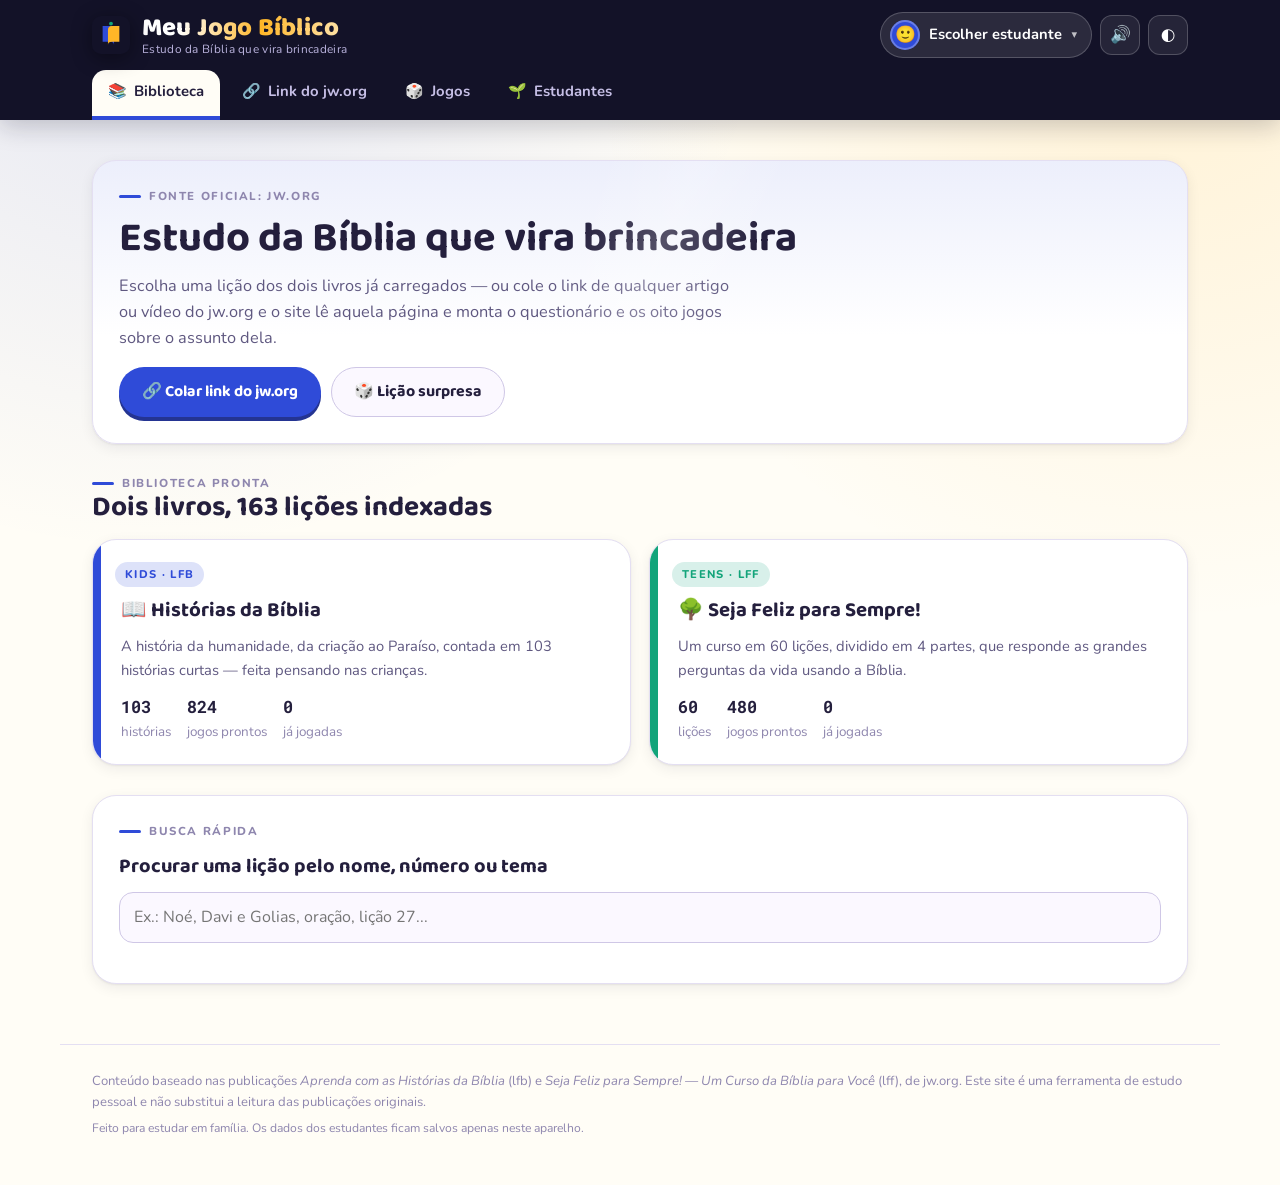
<file: index.html>
<!DOCTYPE html>
<html lang="pt-BR">
<head>
<meta charset="utf-8">
<meta name="viewport" content="width=device-width, initial-scale=1, viewport-fit=cover">
<title>Meu Jogo Bíblico</title>
<meta name="description" content="Questionários e jogos bíblicos para crianças e adolescentes, gerados a partir das publicações oficiais do jw.org.">
<meta name="theme-color" content="#131228">
<link rel="preconnect" href="https://fonts.googleapis.com">
<link rel="preconnect" href="https://fonts.gstatic.com" crossorigin>
<link rel="stylesheet" href="https://fonts.googleapis.com/css2?family=Baloo+2:wght@500;600;700;800&family=Nunito:ital,wght@0,400;0,600;0,700;0,800;1,400&family=Roboto+Mono:wght@500;700&display=swap">
<link rel="stylesheet" href="assets/css/app.css?v=12">
<link rel="icon" href="data:image/svg+xml,%3Csvg xmlns='http://www.w3.org/2000/svg' viewBox='0 0 100 100'%3E%3Crect width='100' height='100' rx='22' fill='%23131228'/%3E%3Cpath d='M28 26h20c6 0 10 4 10 10v40c0-5-4-8-10-8H28z' fill='%232F4BD8'/%3E%3Cpath d='M72 26H52c-6 0-10 4-10 10v40c0-5 4-8 10-8h20z' fill='%23FFB627'/%3E%3C/svg%3E">
</head>
<body>

<a class="skip-link" href="#conteudo">Pular para o conteúdo</a>

<header class="topbar">
  <div class="topbar__in">
    <a class="brand" href="#/" aria-label="Meu Jogo Bíblico — início">
      <span class="brand__glyph" aria-hidden="true">
        <svg viewBox="0 0 100 100" width="38" height="38">
          <rect width="100" height="100" rx="24" fill="var(--leading)"></rect>
          <path d="M28 26h20c6 0 10 4 10 10v40c0-5-4-8-10-8H28z" fill="var(--accent)"></path>
          <path d="M72 26H52c-6 0-10 4-10 10v40c0-5 4-8 10-8h20z" fill="var(--amber)"></path>
          <circle cx="50" cy="20" r="5" fill="var(--emerald)"></circle>
        </svg>
      </span>
      <span class="brand__text">
        <strong>Meu Jogo Bíblico</strong>
        <small>Estudo da Bíblia que vira brincadeira</small>
      </span>
    </a>

    <div class="topbar__right">
      <button class="chip chip--profile" id="btnProfile" type="button" aria-haspopup="dialog">
        <span class="chip__emoji" id="profileEmoji" aria-hidden="true">🙂</span>
        <span class="chip__label" id="profileName">Escolher estudante</span>
        <span class="chip__caret" aria-hidden="true">▾</span>
      </button>
      <button class="icon-btn" id="btnSom" type="button" aria-pressed="true"
              title="Desligar os sons" aria-label="Ligar ou desligar os sons do site">
        <span data-som-icon>🔊</span>
      </button>
      <button class="icon-btn" id="btnTheme" type="button" title="Alternar claro/escuro" aria-label="Alternar tema claro ou escuro">
        <span data-theme-icon>◐</span>
      </button>
    </div>
  </div>

  <nav class="tabs" aria-label="Seções do site">
    <a class="tab" href="#/biblioteca" data-tab="biblioteca"><span aria-hidden="true">📚</span> Biblioteca</a>
    <a class="tab" href="#/link" data-tab="link"><span aria-hidden="true">🔗</span> Link do jw.org</a>
    <a class="tab" href="#/jogos" data-tab="jogos"><span aria-hidden="true">🎲</span> Jogos</a>
    <a class="tab" href="#/estudantes" data-tab="estudantes"><span aria-hidden="true">🌱</span> Estudantes</a>
  </nav>
</header>

<main id="conteudo" class="view" tabindex="-1"></main>

<footer class="foot">
  <p>Conteúdo baseado nas publicações <em>Aprenda com as Histórias da Bíblia</em> (lfb) e
     <em>Seja Feliz para Sempre! — Um Curso da Bíblia para Você</em> (lff), de jw.org.
     Este site é uma ferramenta de estudo pessoal e não substitui a leitura das publicações originais.</p>
  <p class="foot__mini">Feito para estudar em família. Os dados dos estudantes ficam salvos apenas neste aparelho.</p>
</footer>

<div class="toast-stack" id="toasts" aria-live="polite" aria-atomic="false"></div>

<div class="modal" id="modal" hidden>
  <div class="modal__scrim" data-close></div>
  <div class="modal__box" role="dialog" aria-modal="true" aria-labelledby="modalTitle">
    <div class="modal__head">
      <h2 id="modalTitle">Título</h2>
      <button class="icon-btn" type="button" data-close aria-label="Fechar">✕</button>
    </div>
    <div class="modal__body" id="modalBody"></div>
  </div>
</div>

<script src="assets/js/core.js?v=12"></script>
<script src="assets/js/audio.js?v=12"></script>
<script src="assets/js/catalog.js?v=12"></script>
<script src="assets/js/gerador.js?v=12"></script>
<script src="assets/js/data/lfb-a.js?v=12"></script>
<script src="assets/js/data/lfb-b.js?v=12"></script>
<script src="assets/js/data/lfb-c.js?v=12"></script>
<script src="assets/js/data/lfb-d.js?v=12"></script>
<script src="assets/js/data/lff-a.js?v=12"></script>
<script src="assets/js/data/lff-b.js?v=12"></script>
<script src="assets/js/data/lff-c.js?v=12"></script>
<script src="assets/js/data/lff-d.js?v=12"></script>
<script src="assets/js/games.js?v=12"></script>
<script src="assets/js/ui.js?v=12"></script>
</body>
</html>
</file>
<file: assets/css/app.css>
/* ===========================================================
   Meu Jogo Bíblico — identidade "Vitral"
   Painéis de vidro colorido separados por chumbo escuro.
   =========================================================== */

:root{
  /* vidros */
  --cobalt:#2F4BD8;
  --amber:#FFB627;
  --ruby:#E14B54;
  --emerald:#12A47A;
  --violet:#8257E6;
  --teal:#12AFC9;

  /* chumbo e neutros (viés violeta, não cinza puro) */
  --leading:#131228;
  --ink:#241F3D;
  --ink-2:#5F5880;
  --ink-3:#8E86AE;
  --line:#E4DFF2;
  --line-strong:#CFC7E6;

  --paper:#FFFDF6;
  --paper-2:#F6F2FF;
  --panel:#FFFFFF;
  --panel-2:#FBF8FF;

  --accent:#2F4BD8;
  --accent-soft:#E7EBFF;
  --on-accent:#FFFFFF;

  --ok:#12A47A;
  --ok-soft:#DFF6EE;
  --bad:#E14B54;
  --bad-soft:#FDE7E8;
  --warn:#B2740A;
  --warn-soft:#FFF2D6;

  --r-sm:10px;
  --r-md:16px;
  --r-lg:24px;
  --r-xl:34px;

  --shadow-1:0 1px 2px rgba(19,18,40,.06), 0 4px 14px rgba(19,18,40,.07);
  --shadow-2:0 10px 34px rgba(19,18,40,.14);

  --ff-display:"Baloo 2","Trebuchet MS",system-ui,sans-serif;
  --ff-body:"Nunito","Segoe UI",system-ui,-apple-system,sans-serif;
  --ff-mono:"Roboto Mono",ui-monospace,"Cascadia Mono",Consolas,monospace;

  --gutter:clamp(14px,3.5vw,32px);
  --maxw:1160px;
  color-scheme:light;
}

@media (prefers-color-scheme:dark){
  :root:not([data-theme="light"]){
    --leading:#07060F;
    --ink:#EFEAFF;
    --ink-2:#B0A7CE;
    --ink-3:#8C83AC;
    --line:#2C2947;
    --line-strong:#3D3960;
    --paper:#100F1E;
    --paper-2:#171630;
    --panel:#1B1934;
    --panel-2:#211F3D;
    --accent-soft:#232B58;
    --ok-soft:#10382E;
    --bad-soft:#3E1F23;
    --warn-soft:#3A2D10;
    --warn:#FFC760;
    --shadow-1:0 1px 2px rgba(0,0,0,.4), 0 4px 16px rgba(0,0,0,.35);
    --shadow-2:0 14px 40px rgba(0,0,0,.55);
    color-scheme:dark;
  }
}
:root[data-theme="dark"]{
  --leading:#07060F;
  --ink:#EFEAFF;
  --ink-2:#B0A7CE;
  --ink-3:#8C83AC;
  --line:#2C2947;
  --line-strong:#3D3960;
  --paper:#100F1E;
  --paper-2:#171630;
  --panel:#1B1934;
  --panel-2:#211F3D;
  --accent-soft:#232B58;
  --ok-soft:#10382E;
  --bad-soft:#3E1F23;
  --warn-soft:#3A2D10;
  --warn:#FFC760;
  --shadow-1:0 1px 2px rgba(0,0,0,.4), 0 4px 16px rgba(0,0,0,.35);
  --shadow-2:0 14px 40px rgba(0,0,0,.55);
  color-scheme:dark;
}

*,*::before,*::after{box-sizing:border-box}

html{-webkit-text-size-adjust:100%}

body{
  margin:0;
  background:var(--paper);
  color:var(--ink);
  font-family:var(--ff-body);
  font-size:16px;
  line-height:1.6;
  min-height:100vh;
  background-image:
    radial-gradient(circle at 12% -8%, color-mix(in srgb, var(--accent) 14%, transparent), transparent 42%),
    radial-gradient(circle at 92% 4%, color-mix(in srgb, var(--amber) 16%, transparent), transparent 40%);
  background-attachment:fixed;
}

h1,h2,h3,h4{font-family:var(--ff-display);font-weight:700;line-height:1.15;margin:0;text-wrap:balance}
p{margin:0}
a{color:var(--accent)}
img{max-width:100%;display:block}
button,input,select,textarea{font:inherit;color:inherit}

:focus-visible{outline:3px solid var(--accent);outline-offset:3px;border-radius:6px}

.skip-link{position:absolute;left:-9999px;top:0;background:var(--accent);color:var(--on-accent);padding:10px 16px;z-index:99;border-radius:0 0 12px 0}
.skip-link:focus{left:0}

/* ---------- barra superior ---------- */
.topbar{
  position:sticky;top:0;z-index:40;
  background:var(--leading);
  color:#fff;
  box-shadow:0 6px 24px rgba(19,18,40,.22);
}
.topbar__in{
  max-width:var(--maxw);margin-inline:auto;
  padding-inline:var(--gutter);padding-block:12px;
  display:flex;align-items:center;gap:14px;flex-wrap:wrap;
}
.brand{display:flex;align-items:center;gap:12px;text-decoration:none;color:#fff;margin-right:auto}
.brand__glyph{display:grid;place-items:center;filter:drop-shadow(0 4px 10px rgba(0,0,0,.4))}
.brand__glyph svg{display:block}
.brand__text{display:flex;flex-direction:column;line-height:1.1}
.brand__text strong{
  font-family:var(--ff-display);font-size:clamp(1.22rem,4.2vw,1.6rem);font-weight:800;
  letter-spacing:.2px;
  background:linear-gradient(96deg,#FFF 18%,var(--amber) 58%,#FFDE9B 92%);
  -webkit-background-clip:text;background-clip:text;color:transparent;
}
.brand__text small{color:#B9B2DC;font-size:.74rem;letter-spacing:.3px}

.topbar__right{display:flex;align-items:center;gap:8px}

.chip{
  display:inline-flex;align-items:center;gap:9px;
  background:rgba(255,255,255,.1);
  border:1.5px solid rgba(255,255,255,.2);
  color:#fff;border-radius:999px;
  padding:7px 14px 7px 9px;cursor:pointer;
  transition:transform .16s ease, background .16s ease, border-color .16s ease;
  max-width:62vw;
}
.chip:hover{background:rgba(255,255,255,.18);transform:translateY(-1px)}
.chip__emoji{
  width:30px;height:30px;border-radius:50%;display:grid;place-items:center;
  background:var(--accent);font-size:1.05rem;flex:none;
  box-shadow:0 0 0 2px rgba(255,255,255,.28) inset;
}
.chip__label{font-weight:700;font-size:.92rem;white-space:nowrap;overflow:hidden;text-overflow:ellipsis}
.chip__caret{opacity:.7;font-size:.7rem}

.icon-btn{
  width:40px;height:40px;flex:none;display:grid;place-items:center;
  border-radius:12px;border:1.5px solid rgba(255,255,255,.2);
  background:rgba(255,255,255,.08);color:#fff;cursor:pointer;font-size:1.05rem;
  transition:background .16s ease,transform .16s ease;
}
.icon-btn:hover{background:rgba(255,255,255,.2);transform:translateY(-1px)}

/* ---------- abas ---------- */
.tabs{
  max-width:var(--maxw);margin-inline:auto;
  padding-inline:var(--gutter);
  display:flex;gap:6px;overflow-x:auto;scrollbar-width:none;
}
.tabs::-webkit-scrollbar{display:none}
.tab{
  display:inline-flex;align-items:center;gap:7px;white-space:nowrap;
  padding:10px 16px 12px;text-decoration:none;color:#C6BFE6;font-weight:700;font-size:.93rem;
  border-radius:14px 14px 0 0;border-bottom:4px solid transparent;
  transition:color .16s ease,background .16s ease,border-color .16s ease;
}
.tab:hover{color:#fff;background:rgba(255,255,255,.07)}
.tab[aria-current="page"]{color:#fff;background:var(--paper);color:var(--ink);border-bottom-color:var(--accent)}

/* ---------- layout ---------- */
.view{
  max-width:var(--maxw);margin-inline:auto;
  padding-inline:var(--gutter);padding-block:clamp(20px,4vw,40px);
  display:flex;flex-direction:column;gap:clamp(18px,3vw,30px);
  outline:none;
}
.foot{
  max-width:var(--maxw);margin-inline:auto;
  padding-inline:var(--gutter);padding-block:26px 46px;
  color:var(--ink-3);font-size:.82rem;display:flex;flex-direction:column;gap:6px;
  border-top:1px solid var(--line);margin-top:20px;
}
.foot__mini{font-size:.76rem}

.stack{display:flex;flex-direction:column;gap:14px}
.row{display:flex;gap:10px;flex-wrap:wrap;align-items:center}
.grow{flex:1 1 auto;min-width:0}

/* ---------- painel de vitral ---------- */
.panel{
  background:var(--panel);
  border:1.5px solid var(--line);
  border-radius:var(--r-lg);
  box-shadow:var(--shadow-1);
  padding:clamp(16px,2.6vw,26px);
}
.panel--glass{
  position:relative;overflow:hidden;
  background:
    linear-gradient(180deg, color-mix(in srgb,var(--accent) 9%,var(--panel)), var(--panel) 62%);
}
.panel--glass::before{
  content:"";position:absolute;inset:0;pointer-events:none;
  background:linear-gradient(112deg,transparent 42%,color-mix(in srgb,#fff 22%,transparent) 50%,transparent 58%);
}

.section-head{display:flex;align-items:flex-end;justify-content:space-between;gap:14px;flex-wrap:wrap}
.section-head h2{font-size:clamp(1.3rem,3.4vw,1.75rem)}
.eyebrow{
  font-size:.72rem;font-weight:800;letter-spacing:.14em;text-transform:uppercase;
  color:var(--ink-3);display:flex;align-items:center;gap:8px;
}
.eyebrow::before{content:"";width:22px;height:3px;border-radius:2px;background:var(--accent)}

.lead{color:var(--ink-2);font-size:1.02rem;max-width:62ch}
.muted{color:var(--ink-3);font-size:.88rem}

/* ---------- botões ---------- */
.btn{
  display:inline-flex;align-items:center;justify-content:center;gap:8px;
  border-radius:999px;border:1.5px solid transparent;cursor:pointer;
  font-family:var(--ff-display);font-weight:700;font-size:1rem;
  padding:11px 22px;text-decoration:none;
  background:var(--accent);color:var(--on-accent);
  box-shadow:0 4px 0 color-mix(in srgb,var(--accent) 60%, var(--leading));
  transition:transform .12s ease, box-shadow .12s ease, filter .16s ease;
}
.btn:hover{filter:brightness(1.06);transform:translateY(-1px);box-shadow:0 5px 0 color-mix(in srgb,var(--accent) 60%, var(--leading))}
.btn:active{transform:translateY(3px);box-shadow:0 1px 0 color-mix(in srgb,var(--accent) 60%, var(--leading))}
.btn[disabled]{opacity:.5;cursor:not-allowed;transform:none;box-shadow:none}
.btn--ghost{background:var(--panel-2);color:var(--ink);border-color:var(--line-strong);box-shadow:none}
.btn--ghost:hover{background:var(--accent-soft);box-shadow:none;transform:translateY(-1px)}
.btn--sm{padding:7px 15px;font-size:.88rem;box-shadow:none}
.btn--sm:hover,.btn--sm:active{box-shadow:none;transform:translateY(-1px)}
.btn--danger{background:var(--bad);box-shadow:0 4px 0 #9E2C34}
.btn--danger:hover{box-shadow:0 5px 0 #9E2C34}
.btn--block{width:100%}

/* ---------- campos ---------- */
.field{display:flex;flex-direction:column;gap:6px}
.field > label{font-weight:700;font-size:.86rem;color:var(--ink-2)}
.input,.select,.textarea{
  width:100%;background:var(--panel-2);color:var(--ink);
  border:1.5px solid var(--line-strong);border-radius:14px;
  padding:12px 14px;transition:border-color .15s ease, box-shadow .15s ease;
}
.textarea{min-height:104px;resize:vertical;line-height:1.55}
.input:focus,.select:focus,.textarea:focus{
  outline:none;border-color:var(--accent);
  box-shadow:0 0 0 4px color-mix(in srgb,var(--accent) 22%, transparent);
}
.input--invalid{border-color:var(--bad);box-shadow:0 0 0 4px var(--bad-soft)}
.input--valid{border-color:var(--ok);box-shadow:0 0 0 4px var(--ok-soft)}

/* ---------- avisos ---------- */
.note{
  display:flex;gap:11px;align-items:flex-start;
  border-radius:var(--r-md);padding:13px 16px;font-size:.92rem;
  border:1.5px solid var(--line-strong);background:var(--panel-2);
}
.note strong{display:block;font-family:var(--ff-display)}
.note--bad{background:var(--bad-soft);border-color:var(--bad);color:var(--ink)}
.note--ok{background:var(--ok-soft);border-color:var(--ok);color:var(--ink)}
.note--warn{background:var(--warn-soft);border-color:var(--warn);color:var(--ink)}
.note__icon{font-size:1.3rem;line-height:1.2}

/* ---------- cartões de livro ---------- */
.books{display:grid;gap:18px;grid-template-columns:repeat(auto-fit,minmax(272px,1fr))}
.bookcard{
  position:relative;display:flex;flex-direction:column;gap:12px;
  padding:22px;border-radius:var(--r-lg);text-decoration:none;color:var(--ink);
  border:1.5px solid var(--line);background:var(--panel);
  box-shadow:var(--shadow-1);overflow:hidden;
  transition:transform .18s ease, box-shadow .18s ease;
}
.bookcard:hover{transform:translateY(-4px);box-shadow:var(--shadow-2)}
.bookcard__spine{position:absolute;inset:0 auto 0 0;width:8px;background:var(--bc,var(--accent))}
.bookcard__tag{
  align-self:flex-start;font-size:.7rem;font-weight:800;letter-spacing:.12em;text-transform:uppercase;
  background:color-mix(in srgb,var(--bc,var(--accent)) 16%, transparent);
  color:var(--bc,var(--accent));padding:4px 10px;border-radius:999px;
}
.bookcard h3{font-size:1.28rem;padding-left:6px}
.bookcard p{color:var(--ink-2);font-size:.92rem;padding-left:6px}
.bookcard__meta{display:flex;gap:16px;padding-left:6px;margin-top:auto;font-size:.84rem;color:var(--ink-3)}
.bookcard__meta b{font-family:var(--ff-mono);color:var(--ink);font-size:1.05rem;display:block;font-variant-numeric:tabular-nums}

/* ---------- lista de lições ---------- */
.lesson-toolbar{display:flex;gap:10px;flex-wrap:wrap;align-items:center}
.lesson-toolbar .input{max-width:none}
.secblock{display:flex;flex-direction:column;gap:10px}
.secblock__title{
  font-family:var(--ff-display);font-size:.95rem;font-weight:700;color:var(--ink-2);
  display:flex;align-items:center;gap:10px;padding-top:6px;
}
.secblock__title::after{content:"";flex:1;height:1.5px;background:var(--line)}

.lessons{display:grid;gap:10px;grid-template-columns:repeat(auto-fill,minmax(258px,1fr))}
.lesson-item{
  display:flex;align-items:center;gap:12px;text-align:left;
  background:var(--panel);border:1.5px solid var(--line);border-radius:var(--r-md);
  padding:11px 13px;cursor:pointer;text-decoration:none;color:inherit;
  transition:border-color .15s ease, transform .15s ease, background .15s ease;
}
.lesson-item:hover{border-color:var(--accent);transform:translateX(3px);background:var(--panel-2)}
.lesson-item__n{
  flex:none;width:38px;height:38px;border-radius:12px;display:grid;place-items:center;
  font-family:var(--ff-mono);font-weight:700;font-size:.95rem;font-variant-numeric:tabular-nums;
  background:var(--accent-soft);color:var(--accent);
}
.lesson-item__t{font-weight:700;font-size:.94rem;line-height:1.3}
.lesson-item__sub{font-size:.76rem;color:var(--ink-3)}
.lesson-item__done{margin-left:auto;font-size:.95rem}

/* ---------- cabeçalho da lição ---------- */
.lesson-hero{
  position:relative;overflow:hidden;
  border-radius:var(--r-xl);padding:clamp(20px,4vw,34px);
  background:linear-gradient(135deg,var(--leading),color-mix(in srgb,var(--accent) 60%, var(--leading)));
  color:#fff;display:flex;flex-direction:column;gap:14px;
}
.lesson-hero::after{
  content:"";position:absolute;right:-40px;top:-60px;width:250px;height:250px;border-radius:50%;
  background:radial-gradient(circle,color-mix(in srgb,var(--amber) 55%,transparent),transparent 68%);
  pointer-events:none;
}
.lesson-hero .eyebrow{color:#CFC7F5;position:relative;z-index:1}
.lesson-hero .eyebrow::before{background:var(--amber)}
.lesson-hero h1{font-size:clamp(1.55rem,5.2vw,2.5rem);position:relative;z-index:1}
.lesson-hero p{color:#D8D2F2;position:relative;z-index:1;max-width:62ch}
.hero-tags{display:flex;gap:8px;flex-wrap:wrap;position:relative;z-index:1}
.hero-tag{
  display:inline-flex;align-items:center;gap:6px;
  background:rgba(255,255,255,.14);border:1.5px solid rgba(255,255,255,.22);
  border-radius:999px;padding:5px 13px;font-size:.82rem;font-weight:700;color:#fff;text-decoration:none;
}
a.hero-tag:hover{background:rgba(255,255,255,.26)}

/* ---------- grade de jogos ---------- */
.games{display:grid;gap:14px;grid-template-columns:repeat(auto-fill,minmax(224px,1fr))}
.gamecard{
  display:flex;flex-direction:column;gap:8px;align-items:flex-start;text-align:left;
  padding:18px;border-radius:var(--r-lg);cursor:pointer;
  border:1.5px solid var(--line);background:var(--panel);box-shadow:var(--shadow-1);
  transition:transform .18s ease, box-shadow .18s ease, border-color .18s ease;
  position:relative;overflow:hidden;
}
.gamecard:hover{transform:translateY(-4px) rotate(-.5deg);box-shadow:var(--shadow-2);border-color:var(--gc)}
.gamecard__ico{
  width:52px;height:52px;border-radius:17px;display:grid;place-items:center;font-size:1.6rem;
  background:color-mix(in srgb,var(--gc) 18%, transparent);
}
.gamecard h3{font-size:1.06rem}
.gamecard p{font-size:.84rem;color:var(--ink-2);line-height:1.45}
.gamecard__foot{margin-top:auto;padding-top:10px;display:flex;align-items:center;gap:8px;font-size:.78rem;color:var(--ink-3)}
.gamecard__score{
  font-family:var(--ff-mono);font-weight:700;color:var(--gc);font-variant-numeric:tabular-nums;
}

/* ---------- área de jogo ---------- */
.play{display:flex;flex-direction:column;gap:16px}
.playbar{
  display:flex;align-items:center;gap:12px;flex-wrap:wrap;
  background:var(--panel);border:1.5px solid var(--line);border-radius:999px;padding:8px 8px 8px 16px;
  box-shadow:var(--shadow-1);
}
.playbar__title{font-family:var(--ff-display);font-weight:700;font-size:1rem;display:flex;align-items:center;gap:8px}
.playbar__stats{margin-left:auto;display:flex;gap:6px;align-items:center;flex-wrap:wrap}
.stat{
  display:inline-flex;align-items:baseline;gap:5px;background:var(--panel-2);
  border:1.5px solid var(--line);border-radius:999px;padding:4px 12px;font-size:.78rem;color:var(--ink-3);
}
.stat b{font-family:var(--ff-mono);font-size:.95rem;color:var(--ink);font-variant-numeric:tabular-nums}

.progressbar{height:9px;border-radius:999px;background:var(--line);overflow:hidden}
.progressbar > i{display:block;height:100%;background:linear-gradient(90deg,var(--accent),var(--amber));transition:width .35s cubic-bezier(.3,1.4,.5,1)}

.qcard{
  background:var(--panel);border:1.5px solid var(--line);border-radius:var(--r-lg);
  padding:clamp(18px,3vw,28px);box-shadow:var(--shadow-1);
  display:flex;flex-direction:column;gap:16px;
  animation:cardIn .32s cubic-bezier(.2,.9,.3,1.2) both;
}
@keyframes cardIn{from{opacity:0;transform:translateY(14px) scale(.985)}to{opacity:1;transform:none}}
.qcard__q{font-family:var(--ff-display);font-size:clamp(1.14rem,3.2vw,1.45rem);font-weight:700;line-height:1.28}
.qcard__n{font-size:.76rem;font-weight:800;letter-spacing:.1em;text-transform:uppercase;color:var(--ink-3)}

.options{display:grid;gap:10px}
.option{
  display:flex;align-items:center;gap:12px;text-align:left;width:100%;
  background:var(--panel-2);border:2px solid var(--line-strong);border-radius:var(--r-md);
  padding:13px 16px;cursor:pointer;font-size:1rem;font-weight:600;
  transition:border-color .15s ease, background .15s ease, transform .12s ease;
}
.option:hover:not(:disabled){border-color:var(--accent);transform:translateX(3px)}
.option:disabled{cursor:default}
.option__k{
  flex:none;width:30px;height:30px;border-radius:9px;display:grid;place-items:center;
  font-family:var(--ff-mono);font-weight:700;background:var(--panel);border:1.5px solid var(--line-strong);
}
.option.is-right{border-color:var(--ok);background:var(--ok-soft)}
.option.is-right .option__k{background:var(--ok);color:#fff;border-color:var(--ok)}
.option.is-wrong{border-color:var(--bad);background:var(--bad-soft)}
.option.is-wrong .option__k{background:var(--bad);color:#fff;border-color:var(--bad)}

.feedback{
  border-radius:var(--r-md);padding:12px 16px;font-weight:600;font-size:.94rem;
  animation:popIn .28s cubic-bezier(.2,1.5,.4,1) both;
}
.feedback--ok{background:var(--ok-soft);border:1.5px solid var(--ok)}
.feedback--bad{background:var(--bad-soft);border:1.5px solid var(--bad)}
@keyframes popIn{from{opacity:0;transform:scale(.94)}to{opacity:1;transform:none}}

/* ---------- verdadeiro ou falso ---------- */
.tf-actions{display:grid;grid-template-columns:1fr 1fr;gap:12px}
.tf-btn{
  display:flex;flex-direction:column;align-items:center;gap:4px;
  padding:20px 12px;border-radius:var(--r-lg);cursor:pointer;
  font-family:var(--ff-display);font-weight:800;font-size:1.12rem;border:2.5px solid;
  transition:transform .12s ease, filter .15s ease;
}
.tf-btn span{font-size:1.9rem;line-height:1}
.tf-btn:hover:not(:disabled){transform:translateY(-3px) scale(1.02)}
.tf-btn:disabled{opacity:.45;cursor:default}
.tf-true{border-color:var(--ok);background:var(--ok-soft);color:var(--ok)}
.tf-false{border-color:var(--bad);background:var(--bad-soft);color:var(--bad)}

/* ---------- balões ---------- */
.balloon-arena{
  position:relative;height:clamp(340px,54vh,520px);border-radius:var(--r-xl);overflow:hidden;
  background:linear-gradient(180deg,color-mix(in srgb,var(--accent) 22%,var(--panel)),var(--panel-2));
  border:1.5px solid var(--line);
}
.balloon{
  position:absolute;width:88px;border:0;background:none;padding:0;cursor:pointer;
  animation:floatUp linear forwards;
}
.balloon__body{
  width:88px;height:106px;border-radius:50% 50% 46% 46%;
  display:grid;place-items:center;font-size:1.9rem;color:#fff;
  box-shadow:inset -10px -12px 22px rgba(0,0,0,.18), inset 12px 10px 20px rgba(255,255,255,.35);
  position:relative;
}
.balloon__body::after{
  content:"";position:absolute;bottom:-9px;left:50%;transform:translateX(-50%);
  border-left:7px solid transparent;border-right:7px solid transparent;border-top:11px solid currentColor;
  opacity:.75;
}
.balloon__txt{
  display:block;margin-top:12px;font-size:.78rem;font-weight:800;text-align:center;
  background:var(--panel);border:1.5px solid var(--line-strong);border-radius:9px;padding:3px 6px;
  color:var(--ink);max-width:124px;margin-inline:auto;line-height:1.25;
  word-break:break-word;
}
.balloon:hover .balloon__body{filter:brightness(1.08)}
.balloon.is-pop{animation:pop .3s ease forwards}
@keyframes floatUp{from{transform:translateY(112%)}to{transform:translateY(-135%)}}
@keyframes pop{to{transform:scale(1.7);opacity:0}}
@media (prefers-reduced-motion:reduce){
  .balloon{animation-duration:14s !important}
}

/* ---------- caça-palavras ---------- */
.ws-wrap{display:grid;gap:18px;grid-template-columns:minmax(0,1fr)}
@media (min-width:760px){.ws-wrap{grid-template-columns:minmax(0,1fr) 210px}}
.ws-grid{
  display:grid;gap:3px;user-select:none;touch-action:none;
  background:var(--panel);border:1.5px solid var(--line);border-radius:var(--r-md);padding:8px;
  overflow-x:auto;
}
.ws-cell{
  aspect-ratio:1;display:grid;place-items:center;border-radius:7px;
  font-family:var(--ff-mono);font-weight:700;background:var(--panel-2);
  font-size:clamp(.62rem,2.1vw,1rem);cursor:pointer;color:var(--ink);
  transition:background .12s ease,color .12s ease,transform .12s ease;
}
.ws-cell.is-sel{background:var(--accent);color:var(--on-accent);transform:scale(1.06)}
.ws-cell.is-found{background:var(--ok);color:#fff}
.ws-words{display:flex;flex-direction:column;gap:6px}
.ws-word{
  display:flex;align-items:center;gap:8px;font-weight:700;font-size:.88rem;
  padding:7px 11px;border-radius:10px;background:var(--panel-2);border:1.5px solid var(--line);
}
.ws-word.is-found{text-decoration:line-through;opacity:.55;background:var(--ok-soft);border-color:var(--ok)}

/* ---------- forca ---------- */
.hang{display:grid;gap:18px;justify-items:center}
.hang svg{width:min(190px,54vw);height:auto}
.hang__word{display:flex;gap:7px;flex-wrap:wrap;justify-content:center}
.hang__ltr{
  width:36px;height:46px;display:grid;place-items:center;
  border-bottom:4px solid var(--line-strong);font-family:var(--ff-display);font-size:1.5rem;font-weight:800;
}
.hang__ltr.is-on{color:var(--accent);animation:popIn .22s ease both}
.hang__ltr.is-space{border:0;width:16px}
.keys{display:flex;flex-wrap:wrap;gap:6px;justify-content:center;max-width:520px}
.key{
  width:38px;height:42px;border-radius:10px;border:1.5px solid var(--line-strong);
  background:var(--panel-2);font-family:var(--ff-display);font-weight:700;font-size:1.02rem;cursor:pointer;
  transition:transform .12s ease,background .12s ease;
}
.key:hover:not(:disabled){transform:translateY(-2px);background:var(--accent-soft)}
.key:disabled{opacity:.34;cursor:default}
.key.is-hit{background:var(--ok);color:#fff;border-color:var(--ok);opacity:1}
.key.is-miss{background:var(--bad);color:#fff;border-color:var(--bad);opacity:1}

/* ---------- memória ---------- */
.mem-grid{display:grid;gap:10px;grid-template-columns:repeat(auto-fill,minmax(112px,1fr))}
.mem-card{
  display:block;width:100%;aspect-ratio:3/4;perspective:900px;
  border:0;background:none;padding:0;cursor:pointer;
}
.mem-card__in{
  display:block;position:relative;width:100%;height:100%;border-radius:var(--r-md);
  transition:transform .25s cubic-bezier(.3,1.4,.5,1);
}
.mem-card.is-open .mem-card__in,.mem-card.is-done .mem-card__in{transform:scale(1.04)}
.mem-face{
  position:absolute;inset:0;border-radius:var(--r-md);
  display:grid;place-items:center;padding:9px;text-align:center;
  font-weight:700;font-size:.82rem;line-height:1.24;overflow:hidden;
  transition:opacity .22s ease;
}
.mem-back{
  background:linear-gradient(140deg,var(--accent),color-mix(in srgb,var(--accent) 45%,var(--leading)));
  color:#fff;font-size:1.7rem;opacity:1;
}
.mem-front{
  background:var(--panel);border:2px solid var(--line-strong);color:var(--ink);opacity:0;
}
.mem-card.is-open .mem-back,.mem-card.is-done .mem-back{opacity:0}
.mem-card.is-open .mem-front,.mem-card.is-done .mem-front{opacity:1}
.mem-front img{width:100%;height:100%;object-fit:cover;border-radius:10px}
.mem-card.is-done .mem-front{border-color:var(--ok);background:var(--ok-soft)}
.mem-card.is-done{animation:popIn .3s ease}

/* ---------- dissertativas ---------- */
.ess-hits{display:flex;flex-wrap:wrap;gap:6px}
.pill{
  display:inline-flex;align-items:center;gap:5px;border-radius:999px;padding:4px 11px;
  font-size:.79rem;font-weight:700;background:var(--panel-2);border:1.5px solid var(--line);
}
.pill--ok{background:var(--ok-soft);border-color:var(--ok)}
.pill--miss{background:var(--warn-soft);border-color:var(--warn)}

/* ---------- resultado ---------- */
.result{
  text-align:center;display:flex;flex-direction:column;align-items:center;gap:14px;
  padding:clamp(22px,5vw,40px);
}
.result__emoji{font-size:clamp(3.2rem,12vw,5rem);animation:cheer 1.1s ease-in-out infinite alternate}
@keyframes cheer{from{transform:translateY(0) rotate(-5deg)}to{transform:translateY(-12px) rotate(5deg)}}
@media (prefers-reduced-motion:reduce){.result__emoji{animation:none}}
.result h2{font-size:clamp(1.5rem,5vw,2.2rem);color:var(--accent)}
.result__score{font-family:var(--ff-mono);font-size:clamp(2.2rem,8vw,3.4rem);font-weight:700;font-variant-numeric:tabular-nums}
.stars{font-size:1.9rem;letter-spacing:5px}

/* ---------- estudantes ---------- */
.students{display:grid;gap:14px;grid-template-columns:repeat(auto-fill,minmax(230px,1fr))}
.student{
  position:relative;border-radius:var(--r-lg);padding:18px;
  border:2px solid var(--line);background:var(--panel);box-shadow:var(--shadow-1);
  display:flex;flex-direction:column;gap:9px;
  transition:transform .16s ease,border-color .16s ease;
}
.student:hover{transform:translateY(-3px)}
.student.is-active{border-color:var(--sc);box-shadow:0 0 0 4px color-mix(in srgb,var(--sc) 20%,transparent)}
.student__av{
  width:62px;height:62px;border-radius:20px;display:grid;place-items:center;font-size:2rem;
  background:color-mix(in srgb,var(--sc) 22%,transparent);border:2px solid var(--sc);
}
.student__name{font-family:var(--ff-display);font-size:1.18rem;font-weight:700}
.student__meta{font-size:.82rem;color:var(--ink-3)}
.student__badge{
  position:absolute;top:14px;right:14px;font-size:.68rem;font-weight:800;letter-spacing:.09em;
  text-transform:uppercase;background:var(--sc);color:#fff;border-radius:999px;padding:3px 10px;
}
.student__acts{display:flex;gap:7px;margin-top:auto;padding-top:10px;flex-wrap:wrap}

.swatches{display:flex;gap:9px;flex-wrap:wrap}
.swatch{
  width:40px;height:40px;border-radius:13px;cursor:pointer;border:3px solid transparent;
  transition:transform .14s ease;
}
.swatch:hover{transform:scale(1.1)}
.swatch[aria-pressed="true"]{border-color:var(--ink);transform:scale(1.12)}
.emoji-pick{display:flex;gap:7px;flex-wrap:wrap}
.emoji-opt{
  width:44px;height:44px;border-radius:13px;font-size:1.4rem;cursor:pointer;
  background:var(--panel-2);border:2px solid var(--line);transition:transform .14s ease;
}
.emoji-opt:hover{transform:scale(1.1)}
.emoji-opt[aria-pressed="true"]{border-color:var(--accent);background:var(--accent-soft);transform:scale(1.12)}

/* ---------- editor (game maker) ---------- */
.editor-tabs{display:flex;gap:6px;flex-wrap:wrap}
.etab{
  padding:8px 15px;border-radius:999px;border:1.5px solid var(--line-strong);background:var(--panel-2);
  font-weight:700;font-size:.87rem;cursor:pointer;transition:all .15s ease;
}
.etab[aria-pressed="true"]{background:var(--accent);color:var(--on-accent);border-color:var(--accent)}
.erow{
  display:flex;flex-direction:column;gap:9px;padding:14px;border-radius:var(--r-md);
  border:1.5px solid var(--line);background:var(--panel-2);
}
.erow__head{display:flex;align-items:center;gap:10px}
.erow__n{
  font-family:var(--ff-mono);font-weight:700;font-size:.8rem;color:var(--ink-3);
  background:var(--panel);border:1.5px solid var(--line);border-radius:8px;padding:2px 9px;
}
.erow__grid{display:grid;gap:8px;grid-template-columns:repeat(auto-fit,minmax(170px,1fr))}
.opt-line{display:flex;align-items:center;gap:8px}
.opt-line input[type="radio"]{width:20px;height:20px;accent-color:var(--ok);flex:none}

/* ---------- toasts ---------- */
.toast-stack{position:fixed;left:50%;bottom:20px;transform:translateX(-50%);z-index:60;display:flex;flex-direction:column;gap:8px;width:min(420px,92vw)}
.toast{
  background:var(--leading);color:#fff;border-radius:16px;padding:12px 18px;
  box-shadow:var(--shadow-2);font-weight:600;font-size:.92rem;
  display:flex;gap:10px;align-items:center;animation:toastIn .3s cubic-bezier(.2,1.3,.4,1) both;
}
.toast--ok{background:var(--emerald)}
.toast--bad{background:var(--ruby)}
@keyframes toastIn{from{opacity:0;transform:translateY(18px)}to{opacity:1;transform:none}}

/* ---------- modal ---------- */
.modal{position:fixed;inset:0;z-index:70;display:grid;place-items:center;padding:16px}
.modal[hidden]{display:none}
.modal__scrim{position:absolute;inset:0;background:rgba(12,10,26,.62);backdrop-filter:blur(3px)}
.modal__box{
  position:relative;width:min(640px,100%);max-height:88vh;overflow:auto;
  background:var(--panel);border-radius:var(--r-xl);box-shadow:var(--shadow-2);
  border:1.5px solid var(--line);animation:cardIn .3s cubic-bezier(.2,.9,.3,1.2) both;
}
.modal__head{
  display:flex;align-items:center;justify-content:space-between;gap:12px;
  padding:18px 20px;border-bottom:1.5px solid var(--line);position:sticky;top:0;background:var(--panel);z-index:1;
}
.modal__head h2{font-size:1.2rem}
.modal__head .icon-btn{background:var(--panel-2);border-color:var(--line-strong);color:var(--ink)}
.modal__head .icon-btn:hover{background:var(--line)}
.modal__body{padding:20px;display:flex;flex-direction:column;gap:14px}

/* confete */
.confetti{position:fixed;inset:0;pointer-events:none;z-index:65}
.confetti i{
  position:absolute;width:10px;height:14px;border-radius:2px;
  animation:fall linear forwards;
}
@keyframes fall{
  from{transform:translateY(-12vh) rotate(0deg);opacity:1}
  to{transform:translateY(108vh) rotate(760deg);opacity:0}
}
@media (prefers-reduced-motion:reduce){.confetti{display:none}}

/* ---------- utilidades ---------- */
.empty{
  text-align:center;padding:38px 20px;color:var(--ink-3);
  border:2px dashed var(--line-strong);border-radius:var(--r-lg);
}
.empty__emoji{font-size:2.6rem;display:block;margin-bottom:8px}

@media (max-width:560px){
  .brand__text small{display:none}
  .chip__label{max-width:112px}
  .tf-actions{grid-template-columns:1fr}
  .hang__ltr{width:30px;height:40px;font-size:1.25rem}
  .key{width:34px;height:40px}
}


/* ===========================================================
   Jogo de Tabuleiro
   =========================================================== */

/* ---------- escolha dos jogadores ---------- */
.tab-setup .row .btn.is-on{
  background:var(--accent);color:var(--on-accent);border-color:transparent;
}
.tab-fichas{
  display:grid;gap:14px;margin-top:4px;
  grid-template-columns:repeat(auto-fit,minmax(248px,1fr));
}
.tab-ficha{
  display:flex;flex-direction:column;gap:10px;
  padding:16px;border-radius:var(--r-lg);
  background:var(--panel-2);border:2px solid var(--line);
  border-left:7px solid var(--pc);
}
.tab-ficha__topo{display:flex;align-items:center;gap:10px}
.tab-pinos{display:flex;gap:7px;flex-wrap:wrap}
.tab-pino{
  width:42px;height:42px;border-radius:13px;font-size:1.3rem;cursor:pointer;
  background:var(--panel);border:2px solid var(--line);transition:transform .14s ease;
}
.tab-pino:hover{transform:scale(1.1)}
.tab-pino.is-on{border-color:var(--pc);background:var(--accent-soft);transform:scale(1.12)}

/* ---------- placar ---------- */
.tab-placar{display:grid;grid-template-columns:repeat(2,minmax(0,1fr));gap:8px;flex:none}
.tab-jog{
  display:flex;align-items:center;gap:8px;padding:6px 10px 6px 7px;min-width:0;
  border-radius:999px;background:var(--panel);border:2px solid var(--line);
  transition:transform .16s ease,border-color .16s ease;
}
.tab-jog.is-vez{border-color:var(--pc);transform:translateY(-2px);box-shadow:var(--shadow-1)}
.tab-jog__txt{display:flex;flex-direction:column;line-height:1.15}
.tab-jog__txt{min-width:0}
.tab-jog__txt b{font-size:.88rem;white-space:nowrap;overflow:hidden;text-overflow:ellipsis}
.tab-jog__txt small{color:var(--ink-3);font-size:.76rem}

/* ---------- o pino ---------- */
.pino{
  display:grid;place-items:center;width:28px;height:28px;border-radius:50%;
  background:var(--pc);font-size:.95rem;line-height:1;flex:none;
  border:2px solid rgba(255,255,255,.9);
  box-shadow:0 2px 0 rgba(10,20,60,.35);
}
.pino.is-vez{animation:pulaPino .9s ease-in-out infinite}
.pino--grande{width:44px;height:44px;font-size:1.5rem}
@keyframes pulaPino{
  0%,100%{transform:translateY(0)}
  50%{transform:translateY(-5px)}
}
@media (prefers-reduced-motion:reduce){.pino.is-vez{animation:none}}

/* pino que pode ser arrastado */
.pino.is-pegavel{
  cursor:grab;touch-action:none;
  box-shadow:0 0 0 3px rgba(255,255,255,.7),0 2px 0 rgba(10,20,60,.35);
}
.pino.is-pegavel:active{cursor:grabbing}
.pino.is-levando{opacity:.3}
.pino--fantasma{
  position:fixed;z-index:120;pointer-events:none;animation:none;
  width:46px;height:46px;font-size:1.5rem;margin:-23px 0 0 -23px;
  box-shadow:0 10px 18px rgba(10,20,60,.45);
}

/* ---------- o palco: tabuleiro de um lado, dado e perguntas do outro ---------- */
.tab-palco{
  display:grid;gap:14px;min-height:0;
  grid-template-columns:minmax(0,1fr) clamp(300px,31%,380px);
}
.tab-lado{
  display:flex;flex-direction:column;gap:10px;min-height:0;min-width:0;
  overflow-y:auto;overscroll-behavior:contain;padding-right:2px;
}
.tab-lado > *{flex:none}
.tab-lado.lado--pergunta .tab-placar{display:none}

/* ---------- o cenário ---------- */
.tab-cena{
  --ceu-1:#3463CE;
  --ceu-2:#16358C;
  --pilula:#FFFFFF;
  --tinta:#17347A;
  position:relative;isolation:isolate;overflow:hidden;
  display:grid;place-items:center;min-height:0;min-width:0;
  border-radius:var(--r-lg);
  padding:14px;
  background:linear-gradient(180deg,var(--ceu-1),var(--ceu-2));
  border:3px solid #0E2563;
  box-shadow:var(--shadow-2);
}
.tab-ceu{
  position:absolute;inset:0;z-index:-2;opacity:.9;
  background:
    radial-gradient(2px 2px at 12% 18%,#fff,transparent 60%),
    radial-gradient(2px 2px at 78% 9%,#fff,transparent 60%),
    radial-gradient(1.6px 1.6px at 34% 44%,#cfe2ff,transparent 60%),
    radial-gradient(2px 2px at 61% 72%,#fff,transparent 60%),
    radial-gradient(1.6px 1.6px at 90% 54%,#cfe2ff,transparent 60%),
    radial-gradient(2px 2px at 22% 86%,#fff,transparent 60%),
    radial-gradient(1.6px 1.6px at 46% 12%,#fff,transparent 60%),
    radial-gradient(1.6px 1.6px at 6% 62%,#cfe2ff,transparent 60%),
    radial-gradient(1200px 520px at 20% 110%,rgba(43,98,206,.75),transparent 70%);
}
.tab-morros{
  position:absolute;left:0;right:0;bottom:0;z-index:-1;
  width:100%;height:clamp(60px,12%,130px);
}

/* ---------- o caminho ---------- */
.tab-board{
  position:relative;z-index:1;
  display:grid;gap:var(--gap,6px);justify-content:center;align-content:center;
}
.tab-board.is-arrastando{cursor:grabbing}

.casa{
  position:relative;min-width:0;min-height:0;
  display:flex;flex-direction:column;align-items:center;justify-content:center;gap:1px;
  border-radius:clamp(7px,calc(var(--casa,80px) * .16),15px);padding:2px;
  overflow:hidden;
  background:var(--pilula);
  border:3px solid rgba(23,52,122,.12);
  box-shadow:0 3px 0 rgba(10,25,70,.3);
  transition:transform .16s ease,box-shadow .16s ease,border-color .16s ease;
}
.casa__n{
  font-family:var(--ff-display);font-weight:800;
  font-size:clamp(11px,calc(var(--casa,80px) * .19),26px);line-height:1;color:var(--tinta);
}
.casa__ico{font-size:clamp(10px,calc(var(--casa,80px) * .16),22px);line-height:1}
.casa__rot{
  font-family:var(--ff-body);font-weight:800;text-transform:uppercase;
  font-size:clamp(7.5px,calc(var(--casa,80px) * .105),15px);letter-spacing:.03em;line-height:1.12;
  text-align:center;color:var(--cc);max-width:100%;
}
.casa__marco{
  font-family:var(--ff-display);font-weight:800;letter-spacing:.04em;
  font-size:clamp(9px,calc(var(--casa,80px) * .125),17px);color:var(--tinta);
}
.casa--acao{border-color:var(--cc);background:color-mix(in srgb,var(--cc) 10%,#fff)}
.casa--inicio{background:#D8F5E0;border-color:#2E9E6B}
.casa--inicio .casa__marco{color:#1B6B46}
.casa--chegada{background:#FFF0C8;border-color:#E8A600}
.casa--chegada .casa__marco{color:#8A5A00}

.casa__pinos{
  display:flex;gap:2px;flex-wrap:wrap;justify-content:center;
  min-height:0;margin-top:1px;
}
.casa__pinos .pino{
  width:clamp(15px,calc(var(--casa,80px) * .24),34px);
  height:clamp(15px,calc(var(--casa,80px) * .24),34px);
  font-size:clamp(.5rem,calc(var(--casa,80px) * .13),1.1rem);border-width:1.5px;
}

.casa.is-atual{
  border-color:#FFC93C;
  box-shadow:0 0 0 3px rgba(255,201,60,.45),0 3px 0 rgba(10,25,70,.3);
}
.casa.is-alvo{cursor:pointer;border-color:#FFC93C;animation:chamaCasa 1.1s ease-in-out infinite}
.casa.is-perto{transform:scale(1.14);border-color:#2E9E6B;box-shadow:0 0 0 5px rgba(46,158,107,.5)}
.casa.is-chamando{animation:tremeCasa .4s ease 2}
.casa.is-chegou{animation:popIn .4s ease}
@keyframes chamaCasa{
  0%,100%{box-shadow:0 0 0 0 rgba(255,201,60,.9),0 3px 0 rgba(10,25,70,.3)}
  50%{box-shadow:0 0 0 8px rgba(255,201,60,0),0 3px 0 rgba(10,25,70,.3)}
}
@keyframes tremeCasa{
  0%,100%{transform:translateX(0)}
  25%{transform:translateX(-5px)}
  75%{transform:translateX(5px)}
}
@media (prefers-reduced-motion:reduce){
  .casa.is-alvo,.casa.is-chamando,.casa.is-chegou{animation:none}
  .casa.is-alvo{box-shadow:0 0 0 5px rgba(255,201,60,.8)}
}

/* ---------- enfeites do céu ---------- */
/* o enfeite não pode esticar a linha: fica preso ao tamanho da casa */
.tab-enfeite{position:relative;pointer-events:none;min-width:0;min-height:0}
.tab-enfeite svg{
  position:absolute;inset:0;width:100%;height:100%;
  filter:drop-shadow(0 3px 7px rgba(6,18,55,.4));
}

/* ---------- o dado e a vez ---------- */
.tab-acao{display:flex;flex-direction:column;gap:10px}
.tab-acao > .panel,.tab-acao > .qcard{padding:14px 16px}
.tab-turno{text-align:center;display:flex;flex-direction:column;align-items:center;gap:8px}
.tab-turno__quem{font-family:var(--ff-display);font-size:1.05rem;font-weight:700}
.tab-dica{font-size:.8rem}
.tab-acao .qcard__q{font-size:1.02rem}
.tab-acao .options{gap:7px}
.tab-acao .option{padding:7px 11px;min-height:0}
.tab-acao .qcard__n{margin-bottom:2px}
.tab-acao .qcard{gap:10px}
.tab-acao .tf-btn{padding:12px 10px}
.tab-acao .feedback{padding:10px 12px;font-size:.92rem}

.dado{
  width:76px;height:76px;border-radius:17px;cursor:pointer;padding:10px;
  background:linear-gradient(150deg,var(--panel),var(--panel-2));
  border:3px solid var(--line-strong);
  box-shadow:0 6px 0 var(--line-strong),var(--shadow-1);
  transition:transform .12s ease,box-shadow .12s ease;
}
.dado:hover:not(:disabled){transform:translateY(-3px);box-shadow:0 9px 0 var(--line-strong),var(--shadow-2)}
.dado:active:not(:disabled){transform:translateY(3px);box-shadow:0 3px 0 var(--line-strong)}
.dado:disabled{cursor:default;opacity:.95}
.dado.is-rolando{animation:chacoalha .22s linear infinite}
@keyframes chacoalha{
  0%{transform:rotate(-7deg) translateY(0)}
  25%{transform:rotate(6deg) translateY(-4px)}
  50%{transform:rotate(-5deg) translateY(0)}
  75%{transform:rotate(7deg) translateY(-3px)}
  100%{transform:rotate(-7deg) translateY(0)}
}
@media (prefers-reduced-motion:reduce){.dado.is-rolando{animation:none}}
.dado__face{display:grid;grid-template-columns:repeat(3,1fr);gap:5px;width:100%;height:100%}
.dado__face i{border-radius:50%;background:transparent}
.dado__face i.on{background:var(--accent);box-shadow:inset 0 -2px 0 rgba(19,18,40,.22)}

/* ---------- pedido de arrastar ---------- */
.tab-arraste{
  display:flex;align-items:center;gap:12px;
  padding:10px 14px;border-radius:var(--r-lg);
  background:var(--warn-soft);border:2px dashed var(--warn);
}
.tab-arraste__dado{
  flex:none;display:grid;place-items:center;width:46px;height:46px;
  border-radius:14px;background:var(--warn);color:#fff;
  font-family:var(--ff-display);font-size:1.5rem;font-weight:800;
}
.tab-arraste small{display:block;margin-top:4px;color:var(--ink-2);font-size:.82rem}

/* ---------- recado da casa ---------- */
.tab-recado{text-align:center;display:flex;flex-direction:column;align-items:center;gap:9px}
.tab-recado__ico{font-size:2rem;line-height:1}
.tab-recado h3{font-family:var(--ff-display);font-size:1.12rem}
.tab-recado--bom{border-color:var(--ok);background:var(--ok-soft)}
.tab-recado--ruim{border-color:var(--bad);background:var(--bad-soft)}
.tab-recado--neutro{border-color:var(--line-strong)}
.tab-recado .btn{max-width:360px}
.tab-dica-palavra{
  display:inline-block;margin-top:7px;font-weight:600;font-size:.95rem;
  color:var(--ink-2);font-style:italic;
}

/* ---------- fim de jogo ---------- */
.tab-final{display:flex;flex-direction:column;gap:8px;margin:14px 0;text-align:left}
.tab-final__linha{
  display:flex;align-items:center;gap:10px;padding:9px 13px;
  border-radius:var(--r-md);background:var(--panel-2);
  border:2px solid var(--line);border-left:6px solid var(--pc);
}
.tab-final__linha b{display:block;font-size:.98rem}
.tab-final__linha small{color:var(--ink-3);font-size:.8rem}

@media (max-width:860px){
  .tab-palco{grid-template-columns:minmax(0,1fr);grid-template-rows:minmax(0,56fr) minmax(0,44fr);gap:8px}
  .tab-placar{grid-template-columns:repeat(4,minmax(0,1fr))}
  .tab-jog{padding:4px 6px;gap:5px}
  .tab-jog__txt small{display:none}
  .tab-jog .pino{width:22px;height:22px;font-size:.75rem}
}
@media (max-width:560px){
  .tab-cena{padding:8px}
  .tab-turno{display:grid;grid-template-columns:auto 1fr;column-gap:12px;text-align:left;align-items:center}
  .tab-turno .dado{grid-row:1 / span 3;grid-column:1}
  .tab-turno > :not(.dado){grid-column:2}
  .tab-turno .muted{font-size:.8rem}
  .tab-acao > .panel,.tab-acao > .qcard{padding:10px 12px}
  .dado{width:64px;height:64px;border-radius:14px;padding:8px}
  .tab-arraste{gap:9px;font-size:.88rem}
  .tab-arraste small{display:none}
}
</file>
